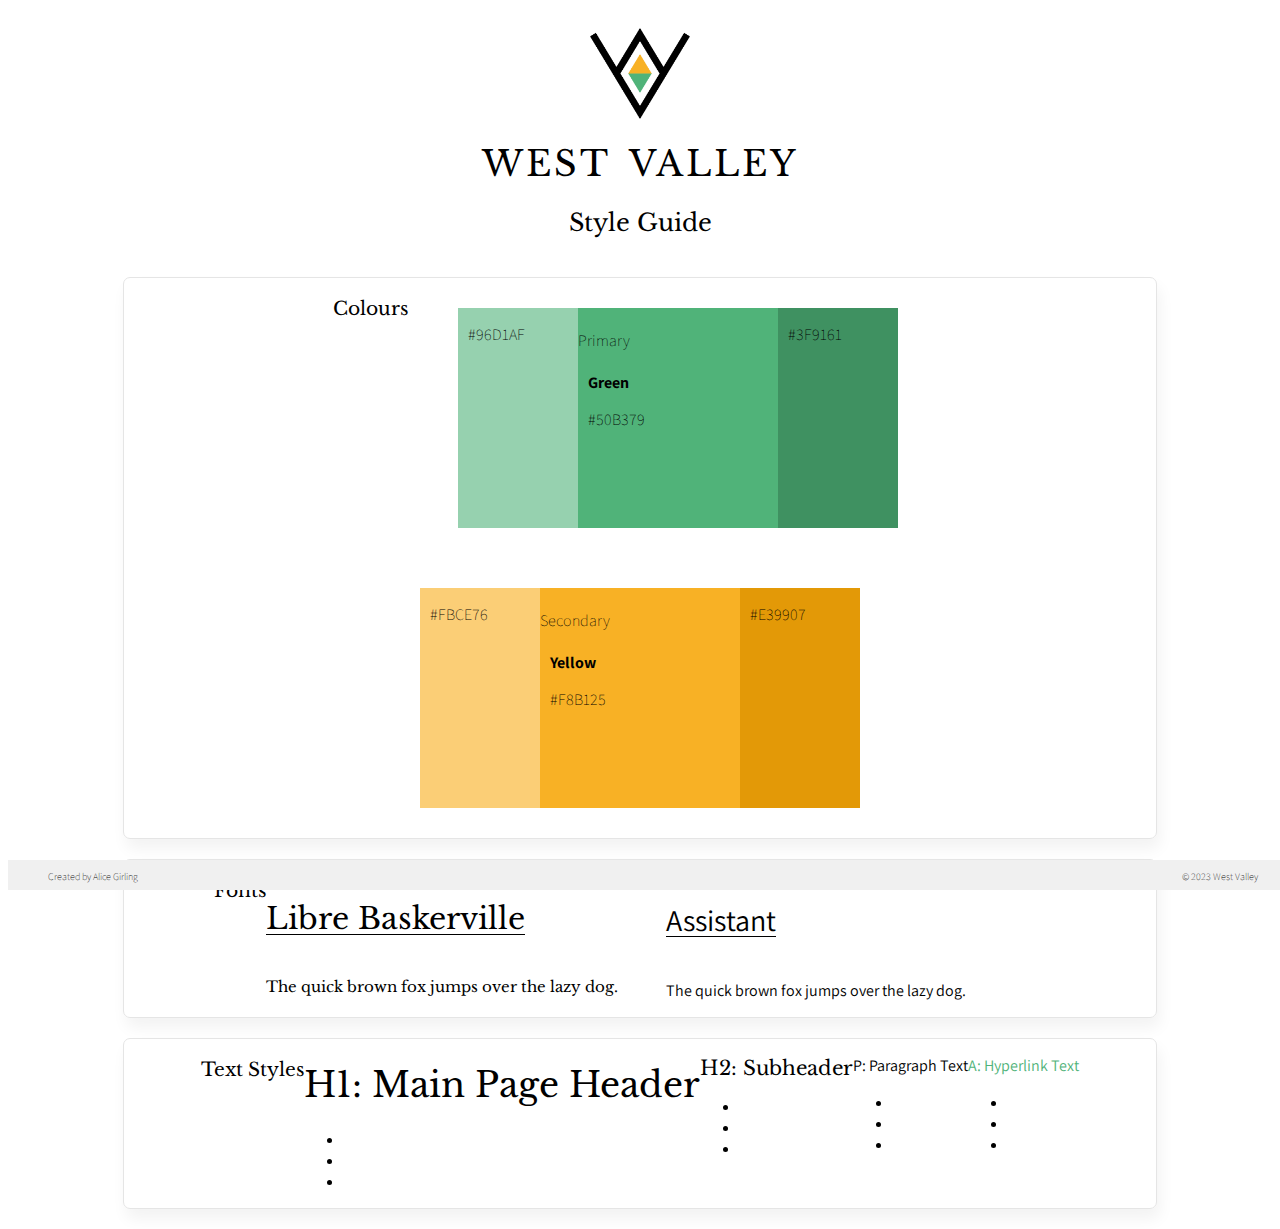
<file: index.html>
<!DOCTYPE html>
<html lang="en">
<head>
    <meta charset="UTF-8">
    <meta http-equiv="X-UA-Compatible" content="IE=edge">
    <meta name="viewport" content="width=device-width, initial-scale=1.0">
    <link href="./resources/style.css" rel="stylesheet" type="text/css">
    <link rel="preconnect" href="https://fonts.googleapis.com">
    <link rel="preconnect" href="https://fonts.gstatic.com" crossorigin>
    <link href="https://fonts.googleapis.com/css2?family=Assistant:wght@200;300;400;500;600;700;800&family=Libre+Baskerville:ital,wght@0,400;0,700;1,400&display=swap" rel="stylesheet">
    <title>West Valley Style Guide</title>
</head>

<main>
    <header>
        <img src="./resources/img/Middel 3@4x.png" alt="West Valley Logo" id="wv-logo">
        <h1 class="page-header">West Valley</h1>
        <h2 class="page-subheader">Style Guide</h2>
    </header>

    <body>

        <!-- Colours Section -->

        <div class="section">
            <h3 class="section-header">Colours</h3>
            <div class="colour-group">
                <div id="primary-colour-light" class="colour-block">
                    <p class="hex">
                        #96d1af
                    </p>
                </div>
                <div id="primary-colour" class="colour-block">
                    <h4>Primary</h4>
                    <p class="colour-name">
                        Green
                    </p>
                    <p class="hex">
                        #50b379
                    </p>
                </div>
                <div id="primary-colour-dark" class="colour-block">
                    <p class="hex">
                        #3F9161
                    </p>
                </div>
            </div>
            <div class="colour-group">
                <div id="secondary-colour-light" class="colour-block">
                    <p class="hex">
                        #fbce76
                    </p>
                </div>
                <div id="secondary-colour" class="colour-block">
                    <h4>Secondary</h4>
                    <p class="colour-name">
                        Yellow
                    </p>
                    <p class="hex">
                        #f8b125
                    </p>
                </div>
                <div id="secondary-colour-dark" class="colour-block">
                    <p class="hex">
                        #E39907
                    </p>
                </div>
            </div>
        </div>
        
        <!-- Fonts Section -->

        <div class="section">
            <h3 class="section-header">Fonts</h3>
            <div class="fonts-section">
                <div class="libre">
                    <h4 class="font-header">Libre Baskerville</h4>
                    <p>The quick brown fox jumps over the lazy dog.</p>
                </div>
                <div class="assistant">
                    <h4 class="font-header">Assistant</h4>
                    <p>The quick brown fox jumps over the lazy dog.</p>
                </div>
            </div>
        </div>

        <!-- Text Styles Section -->

        <div class="section">
            <h3 class="section-header">Text Styles</h3>
            <div>
                <h1 class="mph-style">H1: Main Page Header</h1>
                <ul>
                    <li></li>
                    <li></li>
                    <li></li>
                </ul> 
            </div>
            <div>
                <h2 class="subhead-style">H2: Subheader</h2>
                <ul>
                    <li></li>
                    <li></li>
                    <li></li>
                </ul> 
            </div>
            <div>
                <p class="para-style">P: Paragraph Text</h2>
                <ul>
                    <li></li>
                    <li></li>
                    <li></li>
                </ul> 
            </div>
            <div>
                <p class="link-style">A: Hyperlink Text</h2>
                <ul>
                    <li></li>
                    <li></li>
                    <li></li>
                </ul> 
            </div>
        </div>

    </body>

    <footer>
        <ul class="footer-content">
            <li class="footer-left">Created by Alice Girling</li>
            <li class="footer-right">© 2023 West Valley</li>
        </ul>
    </footer>
</main>

</html>
</file>
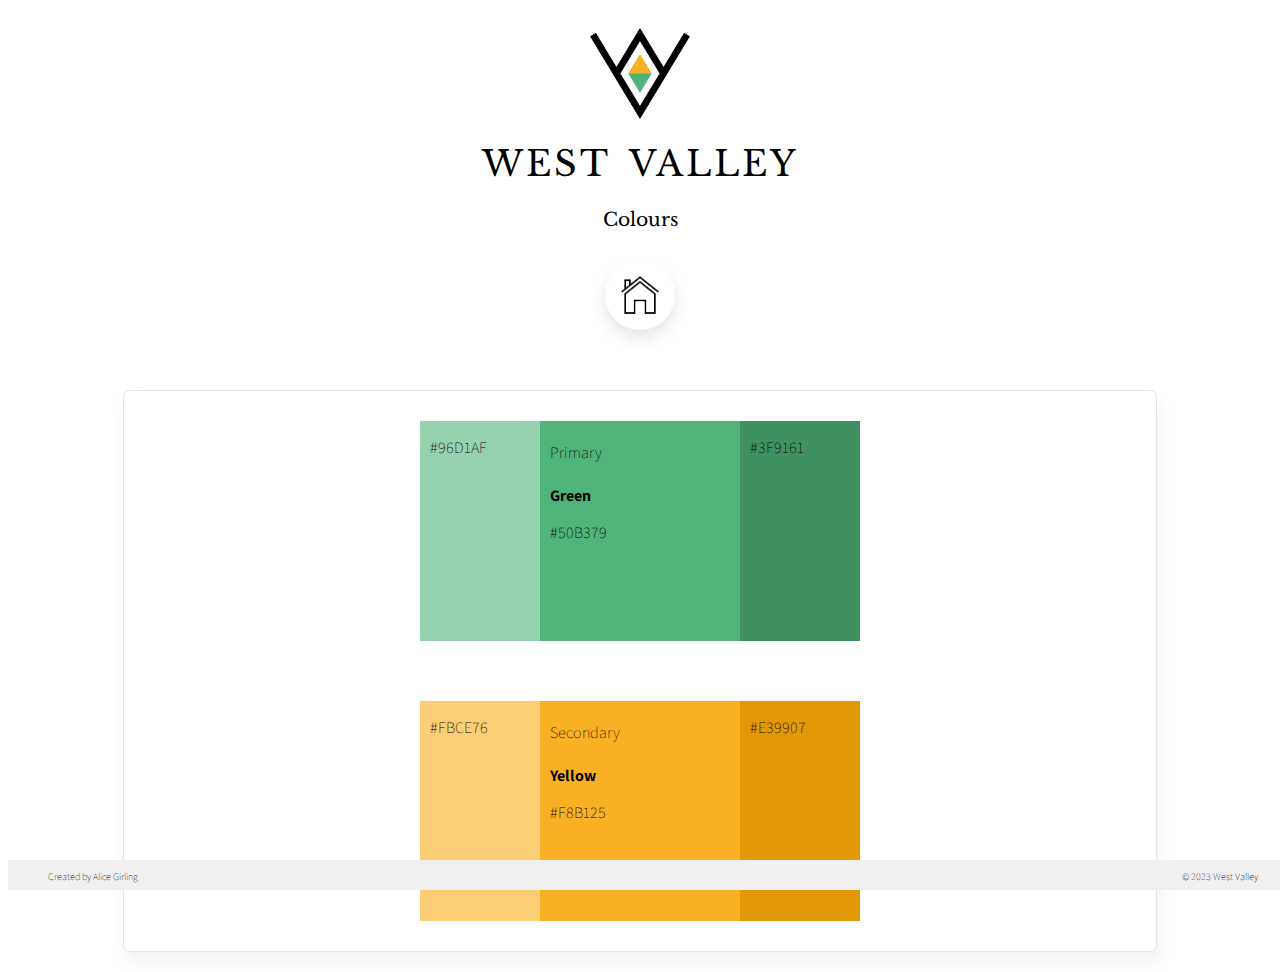
<file: colours.html>
<!DOCTYPE html>
<html lang="en">
<head>
    <meta charset="UTF-8">
    <meta http-equiv="X-UA-Compatible" content="IE=edge">
    <meta name="viewport" content="width=device-width, initial-scale=1.0">
    <link href="./resources/style.css" rel="stylesheet" type="text/css">
    <link rel="preconnect" href="https://fonts.googleapis.com">
    <link rel="preconnect" href="https://fonts.gstatic.com" crossorigin>
    <link href="https://fonts.googleapis.com/css2?family=Assistant:wght@200;300;400;500;600;700;800&family=Libre+Baskerville:ital,wght@0,400;0,700;1,400&display=swap" rel="stylesheet">
    <title>West Valley Style Guide</title>
    <link rel="icon" type="image/x-icon" href="./resources/img/Middel 3@4x.png">
</head>

<main>
    <header>
        <img src="./resources/img/Middel 3@4x.png" alt="West Valley Logo" id="wv-logo">
        <h1 class="page-header">West Valley</h1>
        <h3 class="section-header">Colours</h3>
    </header>

    <body>

        <div>
            <a href="./index.html">
                <img src="./resources/img/homeicon.png" alt="Home" id="home-icon">
            </a>
        </div>

        <!-- Colours Section -->

        <div class="section">
            <div class="colour-group">
                <div id="primary-colour-light" class="colour-block">
                    <p class="hex">
                        #96d1af
                    </p>
                </div>
                <div id="primary-colour" class="colour-block">
                    <h4 class="prim">Primary</h4>
                    <p class="colour-name">
                        Green
                    </p>
                    <p class="hex">
                        #50b379
                    </p>
                </div>
                <div id="primary-colour-dark" class="colour-block">
                    <p class="hex">
                        #3F9161
                    </p>
                </div>
            </div>
            <div class="colour-group">
                <div id="secondary-colour-light" class="colour-block">
                    <p class="hex">
                        #fbce76
                    </p>
                </div>
                <div id="secondary-colour" class="colour-block">
                    <h4 class="sec">Secondary</h4>
                    <p class="colour-name">
                        Yellow
                    </p>
                    <p class="hex">
                        #f8b125
                    </p>
                </div>
                <div id="secondary-colour-dark" class="colour-block">
                    <p class="hex">
                        #E39907
                    </p>
                </div>
            </div>
        </div>
    </body>

    <footer>
        <ul class="footer-content">
            <li class="footer-left">Created by Alice Girling</li>
            <li class="footer-right">© 2023 West Valley</li>
        </ul>
    </footer>

</main>

</html>
</file>
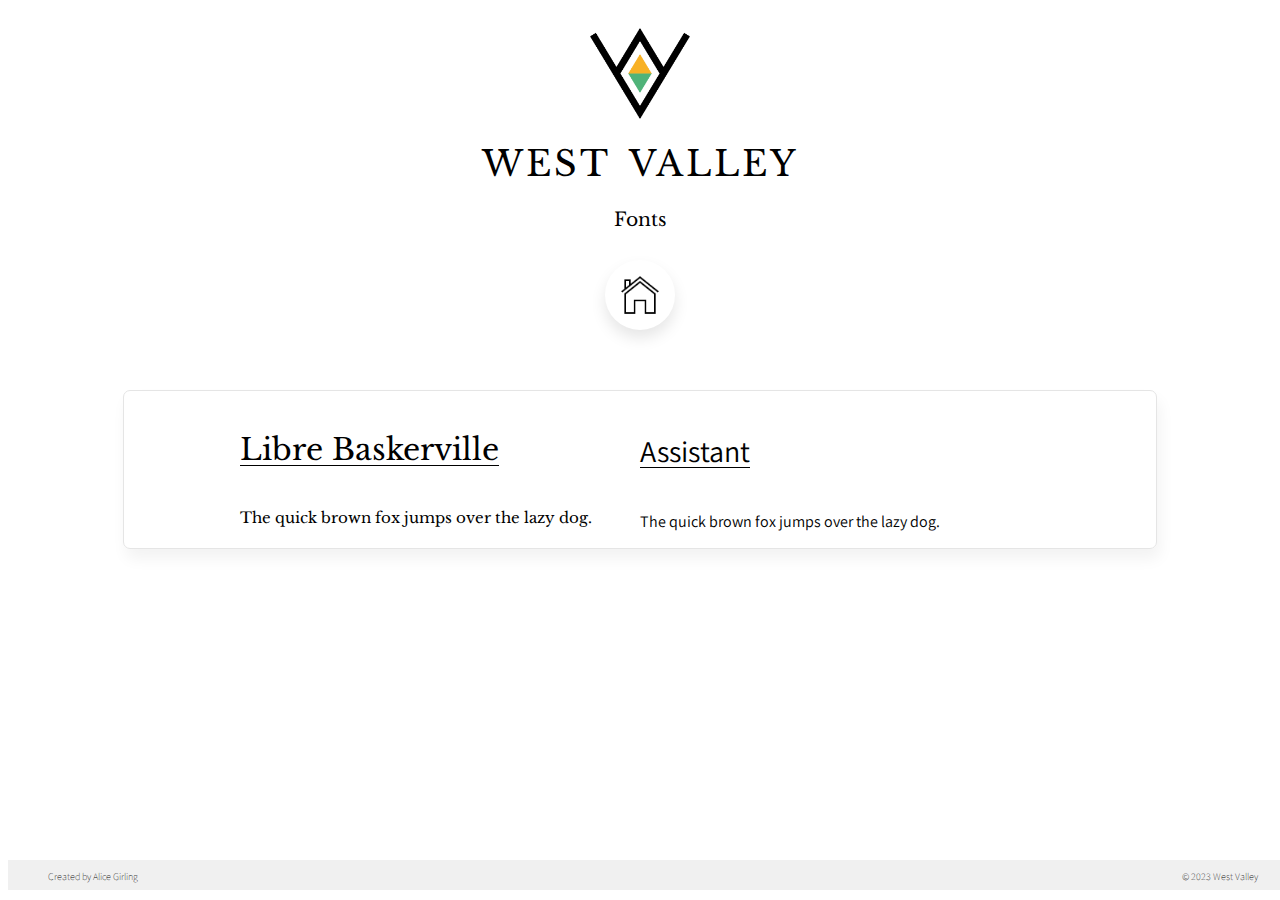
<file: fonts.html>
<!DOCTYPE html>
<html lang="en">
<head>
    <meta charset="UTF-8">
    <meta http-equiv="X-UA-Compatible" content="IE=edge">
    <meta name="viewport" content="width=device-width, initial-scale=1.0">
    <link href="./resources/style.css" rel="stylesheet" type="text/css">
    <link rel="preconnect" href="https://fonts.googleapis.com">
    <link rel="preconnect" href="https://fonts.gstatic.com" crossorigin>
    <link href="https://fonts.googleapis.com/css2?family=Assistant:wght@200;300;400;500;600;700;800&family=Libre+Baskerville:ital,wght@0,400;0,700;1,400&display=swap" rel="stylesheet">
    <title>West Valley Style Guide</title>
    <link rel="icon" type="image/x-icon" href="./resources/img/Middel 3@4x.png">
</head>

<main>
    <header>
        <img src="./resources/img/Middel 3@4x.png" alt="West Valley Logo" id="wv-logo">
        <h1 class="page-header">West Valley</h1>
        <h3 class="section-header">Fonts</h3>
    </header>

    <body>

        <div>
            <a href="./index.html">
                <img src="./resources/img/homeicon.png" alt="Home" id="home-icon">
            </a>
        </div>

        <!-- Fonts Section -->

        <div class="section">
            <div class="fonts-section">
                <div class="libre">
                    <h4 class="font-header">Libre Baskerville</h4>
                    <p>The quick brown fox jumps over the lazy dog.</p>
                </div>
                <div class="assistant">
                    <h4 class="font-header">Assistant</h4>
                    <p>The quick brown fox jumps over the lazy dog.</p>
                </div>
            </div>
        </div>
    </body>

    <footer>
        <ul class="footer-content">
            <li class="footer-left">Created by Alice Girling</li>
            <li class="footer-right">© 2023 West Valley</li>
        </ul>
    </footer>

</main>


</html>
</file>
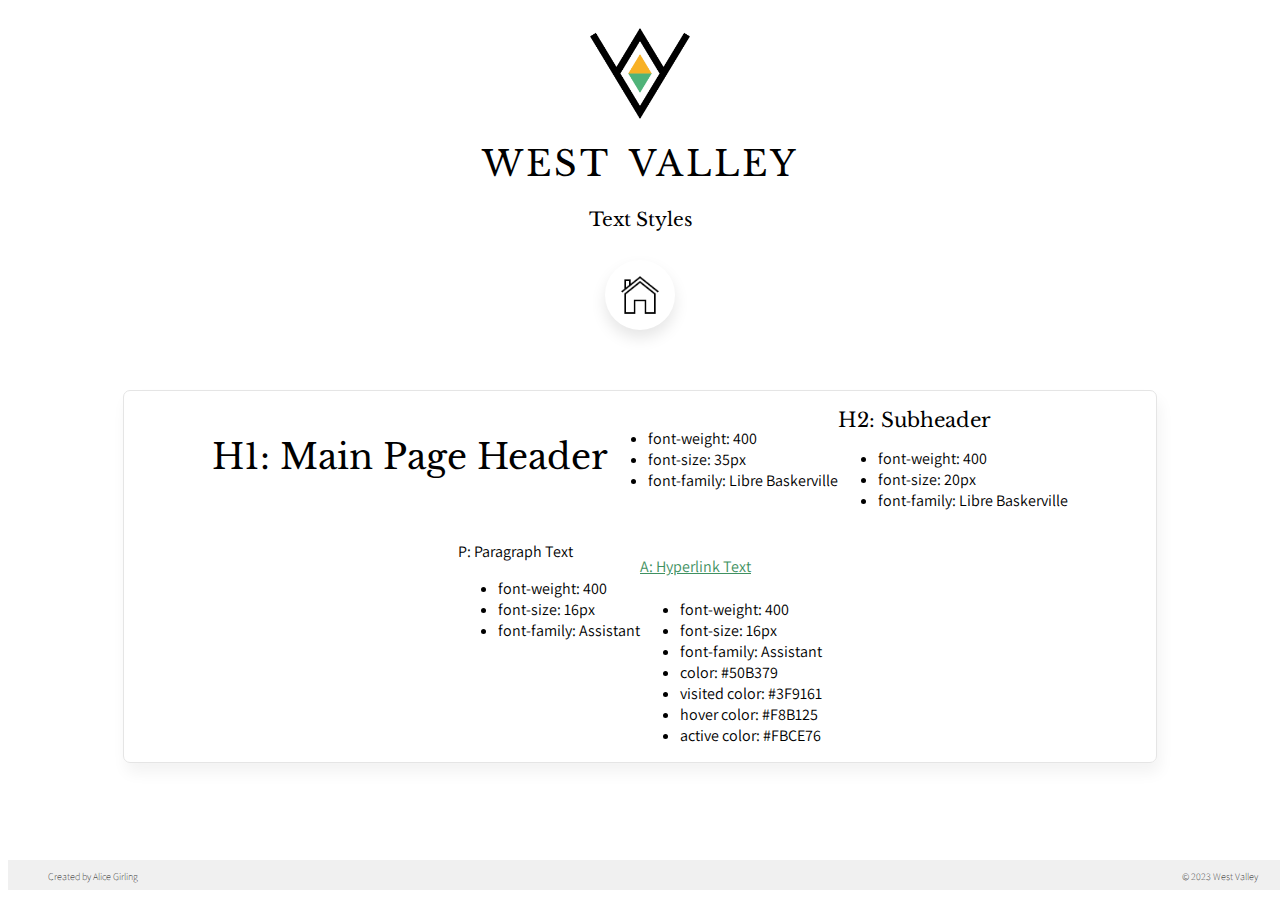
<file: textstyles.html>
<!DOCTYPE html>
<html lang="en">
<head>
    <meta charset="UTF-8">
    <meta http-equiv="X-UA-Compatible" content="IE=edge">
    <meta name="viewport" content="width=device-width, initial-scale=1.0">
    <link href="./resources/style.css" rel="stylesheet" type="text/css">
    <link rel="preconnect" href="https://fonts.googleapis.com">
    <link rel="preconnect" href="https://fonts.gstatic.com" crossorigin>
    <link href="https://fonts.googleapis.com/css2?family=Assistant:wght@200;300;400;500;600;700;800&family=Libre+Baskerville:ital,wght@0,400;0,700;1,400&display=swap" rel="stylesheet">
    <title>West Valley Style Guide</title>
    <link rel="icon" type="image/x-icon" href="./resources/img/Middel 3@4x.png">
</head>

<main>
    <header>
        <img src="./resources/img/Middel 3@4x.png" alt="West Valley Logo" id="wv-logo">
        <h1 class="page-header">West Valley</h1>
        <h3 class="section-header">Text Styles</h3>
    </header>

    <body>

        <div>
            <a href="./index.html">
                <img src="./resources/img/homeicon.png" alt="Home" id="home-icon">
            </a>
        </div>

        <!-- Text Styles Section -->

        <div class="section">
            <div class="text-styles-section">
                <h1 class="mph-style">H1: Main Page Header</h1>
                <ul>
                    <li>font-weight: 400</li>
                    <li>font-size: 35px</li>
                    <li>font-family: Libre Baskerville</li>
                </ul> 
            </div>
            <div>
                <h2 class="subhead-style">H2: Subheader</h2>
                <ul>
                    <li>font-weight: 400</li>
                    <li>font-size: 20px</li>
                    <li>font-family: Libre Baskerville</li>
                </ul> 
            </div>
            <div>
                <h2 class="para-style">P: Paragraph Text</h2>
                <ul>
                    <li>font-weight: 400</li>
                    <li>font-size: 16px</li>
                    <li>font-family: Assistant</li>
                </ul> 
            </div>
            <div>
                <h2><a href="" class="link-style">A: Hyperlink Text</a></h2>
                <ul>
                    <li>font-weight: 400</li>
                    <li>font-size: 16px</li>
                    <li>font-family: Assistant</li>
                    <li>color: #50B379</li>
                    <li>visited color: #3F9161</li>
                    <li>hover color: #F8B125</li>
                    <li>active color: #FBCE76</li>
                </ul> 
            </div>
        </div>

    </body>

    <footer>
        <ul class="footer-content">
            <li class="footer-left">Created by Alice Girling</li>
            <li class="footer-right">© 2023 West Valley</li>
        </ul>
    </footer>

</main>

</html>
</file>
<file: resources/style.css>
#wv-logo {
    width: 100px;
    display: block;
    margin-left: auto;
    margin-right: auto;
    padding-top: 20px;
}

#primary-colour {
    background-color: #50b379;
}

#primary-colour-dark {
    background-color: #3F9161;
    width: 120px;
}

#primary-colour-light {
    background-color: #96d1af;
    width: 120px;
}

#secondary-colour {
    background-color: #f8b125;
}

#secondary-colour-dark {
    background-color: #E39907;
    width: 120px;
}

#secondary-colour-light {
    background-color: #fbce76;
    width: 120px;
}

#home-icon {
    border: none;
    box-shadow: 0px 8px 15px rgba(0, 0, 0, 0.1);
    border-radius: 50%;
    width: 50px;
    height: 50px;
    padding: 10px;
    margin-left: auto;
    margin-right: auto;
    display: block;
    margin-bottom: 60px;
    transition: all 0.3s ease 0s;
    cursor: pointer;
}

#home-icon:hover {
    background-color: #f8b125;
    box-shadow: 0px 15px 20px rgba(226, 184, 60, 0.4);
    transform: translateY(-7px);
}

#home-icon:active {
    background-color: #E39907;
    transform: translateY(1px);
}

.section-header {
    font-weight: 400;
    font-family: 'Libre Baskerville', serif;
    text-align: center;
    padding-bottom: 10px;
}

.button-section {
    display: flex;
    flex-wrap: wrap;
    justify-content: center;
}

.button {
    padding: 50px;
    margin: 30px;
    font-family: 'Assistant', sans-serif;
    font-size: 20px;
    font-weight: 200;
    cursor: pointer;
    border: none;
    box-shadow: 0px 8px 15px rgba(0, 0, 0, 0.1);
    width: 140px;
    height: 45px;
    transition: all 0.3s ease 0s;
    text-align: center;
    text-decoration: none;
    color: black;
}
  
.button:hover {
    background-color: #50b379;
    box-shadow: 0px 15px 20px rgba(46, 229, 157, 0.4);
    color: #fff;
    transform: translateY(-7px);
}

.button:active {
    background-color: #3F9161;
    transform: translateY(1px); 
}

.section {
    border: 1px solid #e5e5e5;
    border-radius: 7px;
    margin: 20px auto;
    width: 80%;
    padding: 0px 10px;
    font-family: 'Assistant', sans-serif;
    box-shadow: 3px 10px 15px #f3f3f3;
}

.section, .fonts-section, .text-styles-section {
    display: flex;
    flex-wrap: wrap;
    justify-content: center;
    align-content: center;
}

/* .subhead-style, .mph-style, .para-style, .link-style {
    min-width: 400px;
} */

.colour-group {
    display: flex;
    flex-wrap: nowrap;
    padding: 30px 50px;
}

.colour-block {
    width: 200px;
    height: 220px;
    transition: width .5s;
}

.colour-block:hover {
    width: 300px;
}

.colour-block p {
    padding-left: 10px;
}

.colour-name {
    font-weight: 700;
}

.hex {
    text-transform: uppercase;
    font-weight: 200;
    text-align: left;
}

.prim, .sec {
    padding-left: 10px;
}

.font-header {
    font-size: 30px;
    text-decoration: underline 1px;
    text-underline-offset: 5px;
    font-weight: 400;
}

.libre, .assistant {
    min-width: 400px;
}

.libre {
    font-family: 'Libre Baskerville', serif;
    float: left;
}

.assistant {
    font-family: 'Assistant', sans-serif;
    float: right;
}

.libre p {
    font-size: 15px;
}

.footer-content {
    font-family: 'Assistant', sans-serif;
    font-size: 10px;
    font-weight: 100;
    padding-bottom: 20px;
    padding-top: 10px;
    background-color: #f0f0f0;

}

footer {
    position: fixed;
    bottom: 0;
    width: 100%;
}

.footer-content li {
    display: inline;
}

.footer-right {
    float: right;
    margin-right: 30px;
}

.footer-left {
    float: left;
}

.page-header, .page-subheader {
    text-align: center;
    font-family: 'Libre Baskerville', serif;
    font-weight: 400;
}

.page-header {
    font-size: 35px;
    text-transform: uppercase;
    letter-spacing: 3px;
    word-spacing: 7px;
}

.page-subheader {
    padding-bottom: 20px;
}

.mph-style {
    font-weight: 400;
    font-size: 35px;
    font-family: 'Libre Baskerville', serif;
}

.subhead-style {
    font-weight: 400;
    font-size: 20px;
    font-family: 'Libre Baskerville', serif;
}

.para-style {
    font-weight: 400;
    font-size: 16px;
    font-family: 'Assistant', sans-serif;
}

.link-style {
    font-size: 16px;
    font-weight: 400;
    color: #50b379;
    transition: .5s;
}

.link-style:visited {
    font-size: 16px;
    color: #3F9161;
}

.link-style:hover {
    font-size: 16px;
    color: #f8b125;
}

.link-style:active {
    font-size: 16px;
    color: #fbce76;
}

h4 {
    font-weight: 200;
}
</file>
